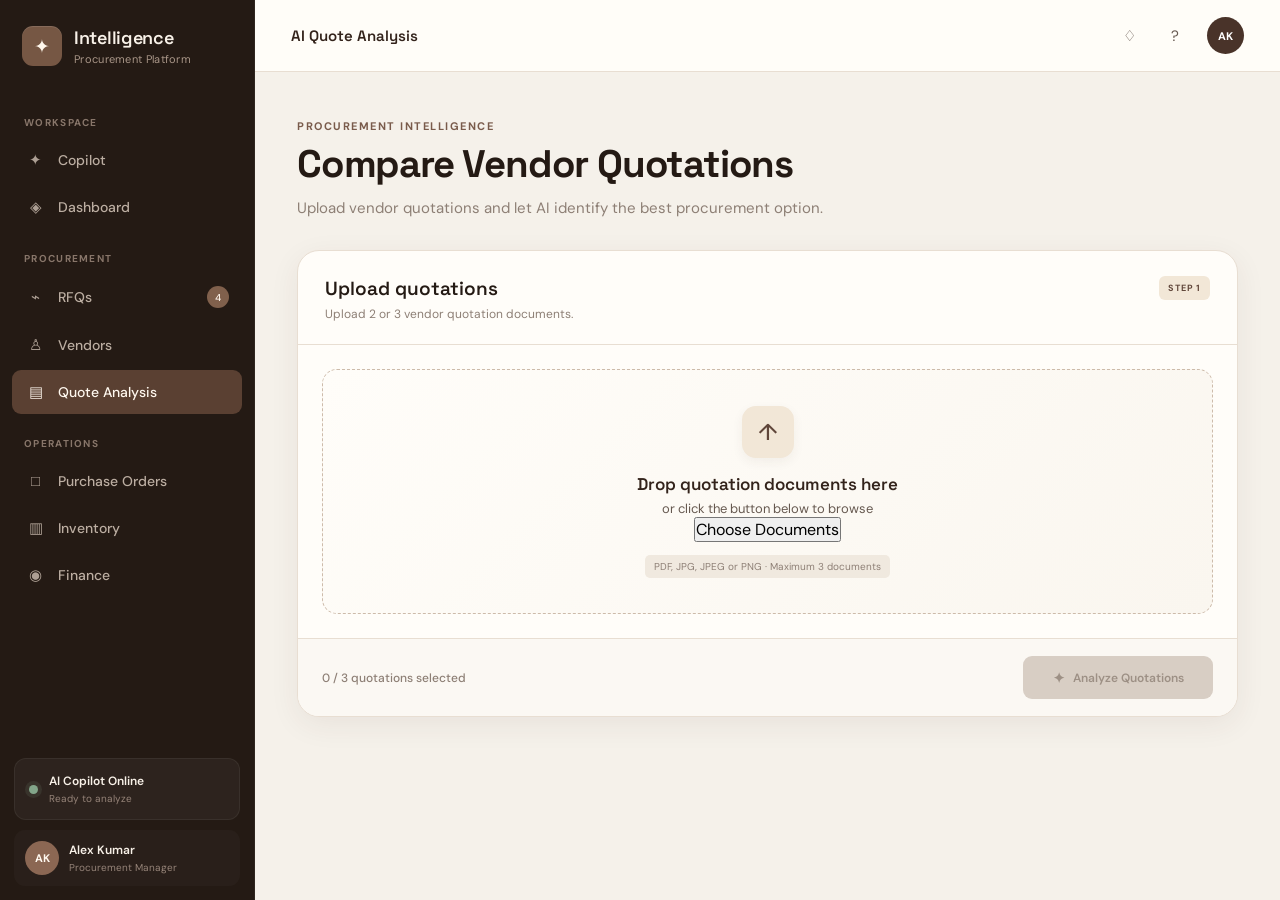
<file: index.html>
<!DOCTYPE html>
<html lang="en">
<head>
    <meta charset="UTF-8">
    <meta name="viewport" content="width=device-width, initial-scale=1.0">

    <title>AI Quote Analysis — Procurement Intelligence</title>

    <link rel="preconnect" href="https://fonts.googleapis.com">
    <link rel="preconnect" href="https://fonts.gstatic.com" crossorigin>

    <link
        href="https://fonts.googleapis.com/css2?family=DM+Sans:wght@400;500;600;700&family=Space+Grotesk:wght@400;500;600;700&display=swap"
        rel="stylesheet"
    >

    <link rel="stylesheet" href="quotation.css">
</head>

<body>

<div class="app">

    <!-- SIDEBAR -->
    <aside class="sidebar">

        <div class="brand">
            <div class="brand-icon">✦</div>

            <div>
                <h2>Intelligence</h2>
                <span>Procurement Platform</span>
            </div>
        </div>

        <nav class="sidebar-nav">

            <p class="nav-label">WORKSPACE</p>

            <a href="index.html" class="nav-item">
                <span>✦</span>
                Copilot
            </a>

            <a href="dashboard.html" class="nav-item">
                <span>◈</span>
                Dashboard
            </a>

            <p class="nav-label">PROCUREMENT</p>

            <a href="#" class="nav-item">
                <span>⌁</span>
                RFQs
                <span class="nav-count">4</span>
            </a>

            <a href="#" class="nav-item">
                <span>♙</span>
                Vendors
            </a>

            <a href="quotation.html" class="nav-item active">
                <span>▤</span>
                Quote Analysis
            </a>

            <p class="nav-label">OPERATIONS</p>

            <a href="#" class="nav-item">
                <span>□</span>
                Purchase Orders
            </a>

            <a href="#" class="nav-item">
                <span>▥</span>
                Inventory
            </a>

            <a href="#" class="nav-item">
                <span>◉</span>
                Finance
            </a>

        </nav>

        <div class="sidebar-bottom">

            <div class="ai-status">
                <span class="status-dot"></span>

                <div>
                    <strong>AI Copilot Online</strong>
                    <small>Ready to analyze</small>
                </div>
            </div>

            <div class="user-card">
                <div class="avatar">AK</div>

                <div>
                    <strong>Alex Kumar</strong>
                    <small>Procurement Manager</small>
                </div>
            </div>

        </div>

    </aside>


    <!-- MAIN -->
    <main class="main">

        <header class="topbar">

            <button
                class="mobile-menu"
                id="mobileMenu"
                type="button"
            >
                ☰
            </button>

            <div class="topbar-title">
                AI Quote Analysis
            </div>

            <div class="topbar-actions">

                <button
                    class="top-icon"
                    type="button"
                >
                    ♢
                </button>

                <button
                    class="top-icon"
                    type="button"
                >
                    ?
                </button>

                <div class="top-avatar">
                    AK
                </div>

            </div>

        </header>


        <section class="page">

            <!-- PAGE HEADER -->

            <div class="page-header">

                <div>

                    <span class="eyebrow">
                        PROCUREMENT INTELLIGENCE
                    </span>

                    <h1>
                        Compare Vendor Quotations
                    </h1>

                    <p>
                        Upload vendor quotations and let AI identify
                        the best procurement option.
                    </p>

                </div>

            </div>


            <!-- =========================================
                 UPLOAD SECTION
            ========================================== -->

            <section class="upload-panel">

                <div class="section-heading">

                    <div>

                        <h2>
                            Upload quotations
                        </h2>

                        <p>
                            Upload 2 or 3 vendor quotation documents.
                        </p>

                    </div>

                    <div class="step-badge">
                        STEP 1
                    </div>

                </div>


                <!-- DROP ZONE -->

                <div
                    class="drop-zone"
                    id="dropZone"
                >

                    <!-- REAL FILE INPUT -->

                    <input
                        type="file"
                        id="fileInput"
                        accept=".pdf,.jpg,.jpeg,.png,application/pdf,image/jpeg,image/png"
                        multiple
                        hidden
                    >


                    <div class="upload-icon">
                        ↑
                    </div>


                    <h3>
                        Drop quotation documents here
                    </h3>


                    <p>
                        or click the button below to browse
                    </p>


                    <!-- EXPLICIT BROWSE BUTTON -->

                    <button
                        type="button"
                        id="browseButton"
                        class="browse-button"
                    >
                        Choose Documents
                    </button>


                    <span>
                        PDF, JPG, JPEG or PNG · Maximum 3 documents
                    </span>

                </div>


                <!-- FILE LIST -->

                <div
                    class="file-list"
                    id="fileList"
                >
                </div>


                <!-- ACTIONS -->

                <div class="upload-actions">

                    <div
                        class="file-counter"
                        id="fileCounter"
                    >
                        0 / 3 documents selected
                    </div>


                    <button
                        type="button"
                        class="analyze-button"
                        id="analyzeButton"
                        disabled
                    >
                        <span>✦</span>
                        Analyze Quotations
                    </button>

                </div>

            </section>


            <!-- =========================================
                 PROCESSING
            ========================================== -->

            <section
                class="processing-panel hidden"
                id="processingPanel"
            >

                <div class="processing-animation">
                    <div class="spinner"></div>
                </div>

                <h2>
                    AI is analyzing the quotations
                </h2>

                <p id="processingText">
                    Reading vendor documents...
                </p>

                <div class="progress-track">

                    <div
                        class="progress-bar"
                        id="progressBar"
                    ></div>

                </div>

                <div class="processing-steps">

                    <div class="processing-step active">
                        <span>✓</span>
                        Uploading documents
                    </div>

                    <div class="processing-step">
                        <span>2</span>
                        Extracting quotation data
                    </div>

                    <div class="processing-step">
                        <span>3</span>
                        Comparing vendors
                    </div>

                    <div class="processing-step">
                        <span>4</span>
                        Selecting best option
                    </div>

                </div>

            </section>


            <!-- =========================================
                 ERROR
            ========================================== -->

            <div
                class="error-panel hidden"
                id="errorPanel"
            >

                <div class="error-icon">
                    !
                </div>

                <div>

                    <strong>
                        Analysis failed
                    </strong>

                    <p id="errorMessage">
                        Something went wrong.
                    </p>

                </div>

                <button
                    type="button"
                    id="retryButton"
                >
                    Try again
                </button>

            </div>


            <!-- =========================================
                 RESULTS
            ========================================== -->

            <section
                class="results hidden"
                id="resultsSection"
            >

                <div class="results-header">

                    <div>

                        <span class="eyebrow">
                            AI ANALYSIS COMPLETE
                        </span>

                        <h2>
                            Recommended Vendor
                        </h2>

                    </div>

                    <button
                        type="button"
                        class="new-analysis"
                        id="newAnalysisButton"
                    >
                        + New Analysis
                    </button>

                </div>


                <!-- WINNER -->

                <div class="winner-card">

                    <div class="winner-left">

                        <div class="winner-icon">
                            ★
                        </div>

                        <div>

                            <span class="winner-label">
                                BEST VENDOR
                            </span>

                            <h2 id="bestVendor">
                                —
                            </h2>

                            <p>
                                Selected by AI based on price,
                                delivery, warranty and overall value.
                            </p>

                        </div>

                    </div>


                    <div class="score-box">

                        <span>
                            AI SCORE
                        </span>

                        <strong id="bestScore">
                            —
                        </strong>

                        <small>
                            / 100
                        </small>

                    </div>

                </div>


                <!-- REASONING -->

                <div class="reasoning-card">

                    <div class="card-title">

                        <div class="card-icon">
                            ✦
                        </div>

                        <div>

                            <h3>
                                Why AI selected this vendor
                            </h3>

                            <p>
                                Procurement recommendation
                            </p>

                        </div>

                    </div>


                    <p
                        class="reasoning-text"
                        id="reasoningText"
                    >
                        —
                    </p>

                </div>


                <!-- COMPARISON -->

                <div class="comparison-card">

                    <div class="card-heading">

                        <div>

                            <h3>
                                Vendor Comparison
                            </h3>

                            <p>
                                AI extracted and compared
                                the submitted quotations.
                            </p>

                        </div>

                    </div>


                    <div class="table-wrapper">

                        <table>

                            <thead>

                                <tr>
                                    <th>Vendor</th>
                                    <th>Total Price</th>
                                    <th>Delivery</th>
                                    <th>Warranty</th>
                                </tr>

                            </thead>

                            <tbody id="comparisonBody">
                            </tbody>

                        </table>

                    </div>

                </div>

            </section>

        </section>

    </main>

</div>


<!-- JAVASCRIPT -->

<script src="quotation.js"></script>

</body>
</html>
</file>
<file: quotation.css>
/* =========================================================
   PROCUREMENT INTELLIGENCE
   AI QUOTE ANALYSIS — PROFESSIONAL SEPIA THEME
========================================================= */


/* =========================================================
   RESET
========================================================= */

* {
    margin: 0;
    padding: 0;
    box-sizing: border-box;
}

html {
    scroll-behavior: smooth;
}

body {
    font-family: "DM Sans", sans-serif;
    background: #f5f1ea;
    color: #2d241e;
    min-height: 100vh;
}

button,
input {
    font: inherit;
}

button {
    cursor: pointer;
}

a {
    color: inherit;
    text-decoration: none;
}


/* =========================================================
   DESIGN TOKENS
========================================================= */

:root {

    --background: #f5f1ea;
    --surface: #fffdf9;
    --surface-soft: #faf7f1;

    --brown-950: #241a14;
    --brown-900: #33231b;
    --brown-800: #493329;
    --brown-700: #60463a;
    --brown-600: #795b4b;
    --brown-500: #96715d;
    --brown-400: #b4937c;

    --cream: #f2e7d7;
    --cream-dark: #e7d6c1;

    --text: #2d241e;
    --text-soft: #665950;
    --text-muted: #8d7f75;

    --border: #e8ded2;
    --border-dark: #d9c9b8;

    --green: #4f7058;
    --green-soft: #e5eee6;

    --amber: #a8783d;
    --amber-soft: #f4eadc;

    --red: #9a5548;
    --red-soft: #f4e4e1;

    --shadow-sm:
        0 2px 8px rgba(68, 48, 36, 0.05);

    --shadow:
        0 8px 30px rgba(68, 48, 36, 0.07);

    --shadow-lg:
        0 18px 50px rgba(68, 48, 36, 0.10);

    --radius-sm: 10px;
    --radius: 16px;
    --radius-lg: 22px;

    --sidebar-width: 255px;
}


/* =========================================================
   APP LAYOUT
========================================================= */

.app {
    display: flex;
    min-height: 100vh;
}


/* =========================================================
   SIDEBAR
========================================================= */

.sidebar {
    width: var(--sidebar-width);
    min-height: 100vh;

    position: fixed;
    left: 0;
    top: 0;
    bottom: 0;

    display: flex;
    flex-direction: column;

    background: var(--brown-950);
    color: #f8f1e8;

    z-index: 100;

    border-right: 1px solid rgba(255, 255, 255, 0.05);
}


/* =========================================================
   BRAND
========================================================= */

.brand {
    display: flex;
    align-items: center;
    gap: 12px;

    padding: 26px 22px 30px;
}

.brand-icon {
    width: 40px;
    height: 40px;

    display: grid;
    place-items: center;

    border-radius: 11px;

    background: #765744;
    color: #fff7ec;

    font-size: 19px;

    box-shadow:
        inset 0 1px 0 rgba(255, 255, 255, 0.12);
}

.brand h2 {
    font-family: "Space Grotesk", sans-serif;

    font-size: 18px;
    font-weight: 600;

    letter-spacing: -0.3px;
}

.brand span {
    display: block;

    margin-top: 3px;

    font-size: 11px;
    color: #a99688;

    letter-spacing: 0.3px;
}


/* =========================================================
   SIDEBAR NAVIGATION
========================================================= */

.sidebar-nav {
    padding: 0 12px;

    flex: 1;

    overflow-y: auto;
}

.nav-label {
    padding: 20px 12px 9px;

    font-size: 10px;
    font-weight: 700;

    color: #88766a;

    letter-spacing: 1.3px;
}

.nav-item {
    width: 100%;

    display: flex;
    align-items: center;

    gap: 12px;

    padding: 12px 13px;
    margin-bottom: 3px;

    border: none;
    border-radius: 9px;

    background: transparent;

    color: #bcaea2;

    font-size: 14px;
    font-weight: 500;

    text-align: left;

    transition:
        background 0.2s ease,
        color 0.2s ease,
        transform 0.2s ease;
}

.nav-item:hover {
    background: rgba(255, 255, 255, 0.055);
    color: #f7eee5;
}

.nav-item.active {
    background: #5a4032;
    color: #fff8ef;
}

.nav-item span:first-child {
    width: 21px;

    display: inline-flex;
    justify-content: center;

    font-size: 15px;

    opacity: 0.9;
}

.nav-count {
    min-width: 22px;
    height: 22px;

    display: grid;
    place-items: center;

    margin-left: auto;

    border-radius: 50%;

    background: #80604c;
    color: #fff7ef;

    font-size: 10px;
}

.ai-badge {
    margin-left: auto;

    padding: 4px 7px;

    border-radius: 6px;

    background: #765744;
    color: #fff4e8;

    font-size: 8px;

    letter-spacing: 0.7px;
}


/* =========================================================
   SIDEBAR BOTTOM
========================================================= */

.sidebar-bottom {
    padding: 14px;
}

.ai-status {
    display: flex;
    align-items: center;
    gap: 11px;

    padding: 14px;

    margin-bottom: 10px;

    border-radius: 12px;

    background: rgba(255, 255, 255, 0.045);

    border: 1px solid rgba(255, 255, 255, 0.06);
}

.status-dot {
    width: 9px;
    height: 9px;

    flex-shrink: 0;

    border-radius: 50%;

    background: #82a589;

    box-shadow:
        0 0 0 4px rgba(130, 165, 137, 0.12);
}

.ai-status strong,
.user-card strong {
    display: block;

    font-size: 12px;
    font-weight: 600;
}

.ai-status small,
.user-card small {
    display: block;

    margin-top: 3px;

    font-size: 10px;
    color: #968479;
}

.user-card {
    display: flex;
    align-items: center;

    gap: 10px;

    padding: 11px;

    border-radius: 11px;

    background: rgba(255, 255, 255, 0.025);
}

.avatar,
.top-avatar {
    display: grid;
    place-items: center;

    border-radius: 50%;

    font-weight: 700;
}

.avatar {
    width: 34px;
    height: 34px;

    background: #8b6753;

    color: #fff8ef;

    font-size: 11px;
}

.user-card > div:nth-child(2) {
    flex: 1;
}

.user-card > span {
    color: #9d8c7e;

    font-size: 18px;
}


/* =========================================================
   MAIN
========================================================= */

.main {
    width: calc(100% - var(--sidebar-width));

    margin-left: var(--sidebar-width);

    min-height: 100vh;
}


/* =========================================================
   TOPBAR
========================================================= */

.topbar {
    height: 72px;

    display: flex;
    align-items: center;

    padding: 0 36px;

    background: rgba(255, 253, 249, 0.95);

    border-bottom: 1px solid var(--border);

    position: sticky;
    top: 0;

    z-index: 50;

    backdrop-filter: blur(12px);
}

.topbar-title {
    font-family: "Space Grotesk", sans-serif;

    font-size: 15px;
    font-weight: 600;

    color: var(--brown-900);
}

.topbar-actions {
    margin-left: auto;

    display: flex;
    align-items: center;

    gap: 8px;
}

.top-icon {
    width: 38px;
    height: 38px;

    display: grid;
    place-items: center;

    border: 1px solid transparent;

    border-radius: 9px;

    background: transparent;

    color: var(--text-soft);

    font-size: 15px;

    transition:
        background 0.2s ease,
        border-color 0.2s ease;
}

.top-icon:hover {
    background: var(--surface-soft);
    border-color: var(--border);
}

.top-avatar {
    width: 37px;
    height: 37px;

    margin-left: 5px;

    background: var(--brown-800);

    color: #fff;

    font-size: 11px;
}


/* =========================================================
   MOBILE MENU
========================================================= */

.mobile-menu {
    display: none;

    width: 38px;
    height: 38px;

    place-items: center;

    margin-right: 10px;

    border: 1px solid var(--border);
    border-radius: 8px;

    background: var(--surface-soft);

    color: var(--brown-800);

    font-size: 17px;
}


/* =========================================================
   PAGE
========================================================= */

.page {
    max-width: 1280px;

    margin: 0 auto;

    padding: 42px 42px 70px;
}


/* =========================================================
   PAGE HEADER
========================================================= */

.page-header {
    margin-bottom: 30px;
}

.eyebrow {
    display: inline-block;

    margin-bottom: 9px;

    color: var(--brown-600);

    font-size: 11px;
    font-weight: 700;

    letter-spacing: 1.5px;
}

.page-header h1 {
    font-family: "Space Grotesk", sans-serif;

    font-size: clamp(31px, 3vw, 42px);

    line-height: 1.15;

    letter-spacing: -1.2px;

    color: var(--brown-950);
}

.page-header p {
    max-width: 650px;

    margin-top: 10px;

    color: var(--text-muted);

    font-size: 15px;

    line-height: 1.6;
}


/* =========================================================
   UPLOAD PANEL
========================================================= */

.upload-panel {
    background: var(--surface);

    border: 1px solid var(--border);

    border-radius: var(--radius-lg);

    box-shadow: var(--shadow);

    overflow: hidden;
}

.section-heading {
    display: flex;
    align-items: flex-start;
    justify-content: space-between;

    padding: 25px 27px 22px;

    border-bottom: 1px solid var(--border);
}

.section-heading h2 {
    font-family: "Space Grotesk", sans-serif;

    font-size: 19px;
    font-weight: 600;

    color: var(--brown-950);
}

.section-heading p {
    margin-top: 5px;

    color: var(--text-muted);

    font-size: 12px;
}

.step-badge {
    padding: 6px 9px;

    border-radius: 6px;

    background: var(--cream);

    color: var(--brown-700);

    font-size: 9px;
    font-weight: 700;

    letter-spacing: 0.8px;
}


/* =========================================================
   DROP ZONE
========================================================= */

.drop-zone {
    min-height: 245px;

    margin: 24px;

    display: flex;
    flex-direction: column;
    align-items: center;
    justify-content: center;

    border: 1.5px dashed #cdbbaa;

    border-radius: 15px;

    background:
        linear-gradient(
            135deg,
            #fffdf9,
            #faf6ef
        );

    text-align: center;

    transition:
        border-color 0.2s ease,
        background 0.2s ease,
        transform 0.2s ease;
}

.drop-zone:hover,
.drop-zone.drag-over {
    border-color: var(--brown-500);

    background:
        linear-gradient(
            135deg,
            #fffaf3,
            #f7eee3
        );
}

.drop-zone.drag-over {
    transform: scale(1.005);
}

.upload-icon {
    width: 52px;
    height: 52px;

    display: grid;
    place-items: center;

    margin-bottom: 15px;

    border-radius: 14px;

    background: var(--cream);

    color: var(--brown-700);

    font-size: 23px;
    font-weight: 500;

    box-shadow:
        0 4px 12px rgba(68, 48, 36, 0.06);
}

.drop-zone h3 {
    font-family: "Space Grotesk", sans-serif;

    font-size: 17px;
    font-weight: 600;

    color: var(--brown-900);
}

.drop-zone p {
    margin-top: 5px;

    color: var(--text-soft);

    font-size: 13px;
}

.drop-zone > span {
    margin-top: 13px;

    padding: 5px 9px;

    border-radius: 5px;

    background: #f0e9df;

    color: var(--text-muted);

    font-size: 10px;
}


/* =========================================================
   FILE LIST
========================================================= */

.file-list {
    display: grid;

    grid-template-columns:
        repeat(3, minmax(0, 1fr));

    gap: 11px;

    padding: 0 24px 22px;
}

.file-list:empty {
    display: none;
}

.file-item {
    min-width: 0;

    display: flex;
    align-items: center;

    gap: 10px;

    padding: 12px;

    border: 1px solid var(--border);

    border-radius: 10px;

    background: #fcfaf6;

    animation: fileAppear 0.25s ease;
}

@keyframes fileAppear {
    from {
        opacity: 0;
        transform: translateY(5px);
    }

    to {
        opacity: 1;
        transform: translateY(0);
    }
}

.file-icon {
    width: 35px;
    height: 35px;

    flex-shrink: 0;

    display: grid;
    place-items: center;

    border-radius: 8px;

    background: var(--red-soft);

    color: var(--red);

    font-size: 11px;
    font-weight: 700;
}

.file-details {
    min-width: 0;
    flex: 1;
}

.file-details strong {
    display: block;

    overflow: hidden;

    color: var(--brown-900);

    font-size: 12px;
    font-weight: 600;

    white-space: nowrap;
    text-overflow: ellipsis;
}

.file-details span {
    display: block;

    margin-top: 3px;

    color: var(--text-muted);

    font-size: 10px;
}

.remove-file {
    width: 25px;
    height: 25px;

    display: grid;
    place-items: center;

    flex-shrink: 0;

    border: none;
    border-radius: 6px;

    background: transparent;

    color: #a49388;

    font-size: 14px;

    transition:
        background 0.2s ease,
        color 0.2s ease;
}

.remove-file:hover {
    background: var(--red-soft);

    color: var(--red);
}


/* =========================================================
   UPLOAD ACTIONS
========================================================= */

.upload-actions {
    display: flex;
    align-items: center;
    justify-content: space-between;

    gap: 15px;

    padding: 17px 24px;

    background: #fbf8f3;

    border-top: 1px solid var(--border);
}

.file-counter {
    color: var(--text-muted);

    font-size: 12px;
    font-weight: 500;
}

.analyze-button {
    min-width: 190px;

    height: 43px;

    display: inline-flex;
    align-items: center;
    justify-content: center;

    gap: 8px;

    padding: 0 18px;

    border: none;

    border-radius: 9px;

    background: var(--brown-800);

    color: #fff8ef;

    font-size: 12px;
    font-weight: 600;

    box-shadow:
        0 5px 14px rgba(73, 51, 41, 0.13);

    transition:
        background 0.2s ease,
        transform 0.2s ease,
        box-shadow 0.2s ease;
}

.analyze-button:hover:not(:disabled) {
    background: var(--brown-900);

    transform: translateY(-1px);

    box-shadow:
        0 8px 18px rgba(73, 51, 41, 0.18);
}

.analyze-button:disabled {
    cursor: not-allowed;

    background: #d8cec4;

    color: #9d9085;

    box-shadow: none;
}

.analyze-button span {
    font-size: 14px;
}


/* =========================================================
   PROCESSING PANEL
========================================================= */

.processing-panel {
    margin-top: 20px;

    padding: 45px 30px;

    text-align: center;

    background: var(--surface);

    border: 1px solid var(--border);

    border-radius: var(--radius-lg);

    box-shadow: var(--shadow);
}

.processing-animation {
    width: 58px;
    height: 58px;

    display: grid;
    place-items: center;

    margin: 0 auto 18px;

    border-radius: 16px;

    background: var(--cream);
}

.spinner {
    width: 25px;
    height: 25px;

    border: 3px solid #d9c9b8;

    border-top-color: var(--brown-700);

    border-radius: 50%;

    animation: spin 0.8s linear infinite;
}

@keyframes spin {
    to {
        transform: rotate(360deg);
    }
}

.processing-panel h2 {
    font-family: "Space Grotesk", sans-serif;

    font-size: 20px;

    color: var(--brown-950);
}

.processing-panel > p {
    margin-top: 7px;

    color: var(--text-muted);

    font-size: 13px;
}

.progress-track {
    max-width: 560px;

    height: 7px;

    margin: 26px auto 25px;

    overflow: hidden;

    border-radius: 100px;

    background: #eee5db;
}

.progress-bar {
    width: 8%;
    height: 100%;

    border-radius: inherit;

    background:
        linear-gradient(
            90deg,
            var(--brown-800),
            var(--brown-500)
        );

    transition: width 0.5s ease;
}

.processing-steps {
    max-width: 650px;

    margin: 0 auto;

    display: grid;

    grid-template-columns:
        repeat(4, 1fr);

    gap: 8px;
}

.processing-step {
    padding: 10px 6px;

    border-radius: 8px;

    background: #f7f3ed;

    color: #a29489;

    font-size: 10px;

    transition:
        background 0.25s ease,
        color 0.25s ease;
}

.processing-step span {
    display: inline-grid;

    width: 19px;
    height: 19px;

    place-items: center;

    margin-right: 4px;

    border-radius: 50%;

    background: #e5ddd4;

    font-size: 9px;
}

.processing-step.active {
    background: var(--green-soft);

    color: var(--green);

    font-weight: 600;
}

.processing-step.active span {
    background: var(--green);

    color: white;
}


/* =========================================================
   ERROR
========================================================= */

.error-panel {
    display: flex;
    align-items: center;

    gap: 13px;

    margin-top: 20px;

    padding: 17px 19px;

    background: var(--red-soft);

    border: 1px solid #e5c8c3;

    border-radius: 12px;

    color: var(--red);
}

.error-icon {
    width: 34px;
    height: 34px;

    flex-shrink: 0;

    display: grid;
    place-items: center;

    border-radius: 9px;

    background: #e9cbc6;

    font-size: 14px;
    font-weight: 700;
}

.error-panel strong {
    display: block;

    font-size: 13px;
}

.error-panel p {
    margin-top: 3px;

    color: #9b7169;

    font-size: 11px;
}

.error-panel button {
    margin-left: auto;

    padding: 8px 12px;

    border: 1px solid #d6b4ae;

    border-radius: 7px;

    background: rgba(255, 255, 255, 0.5);

    color: var(--red);

    font-size: 11px;
    font-weight: 600;
}

.error-panel button:hover {
    background: white;
}


/* =========================================================
   RESULTS
========================================================= */

.results {
    margin-top: 30px;

    animation: resultsAppear 0.45s ease;
}

@keyframes resultsAppear {
    from {
        opacity: 0;
        transform: translateY(12px);
    }

    to {
        opacity: 1;
        transform: translateY(0);
    }
}

.results-header {
    display: flex;
    align-items: flex-end;
    justify-content: space-between;

    gap: 20px;

    margin-bottom: 18px;
}

.results-header h2 {
    font-family: "Space Grotesk", sans-serif;

    font-size: 26px;

    color: var(--brown-950);
}

.new-analysis {
    height: 39px;

    padding: 0 14px;

    border: 1px solid var(--border-dark);

    border-radius: 8px;

    background: var(--surface);

    color: var(--brown-700);

    font-size: 11px;
    font-weight: 600;

    transition:
        background 0.2s ease,
        border-color 0.2s ease;
}

.new-analysis:hover {
    background: var(--surface-soft);

    border-color: var(--brown-400);
}


/* =========================================================
   WINNER CARD
========================================================= */

.winner-card {
    display: flex;
    align-items: center;
    justify-content: space-between;

    gap: 25px;

    padding: 26px;

    background:
        linear-gradient(
            135deg,
            #33231b 0%,
            #493329 100%
        );

    border: 1px solid #493329;

    border-radius: var(--radius);

    color: white;

    box-shadow:
        0 12px 35px rgba(51, 35, 27, 0.16);
}

.winner-left {
    display: flex;
    align-items: center;

    gap: 17px;
}

.winner-icon {
    width: 54px;
    height: 54px;

    flex-shrink: 0;

    display: grid;
    place-items: center;

    border-radius: 14px;

    background: rgba(255, 255, 255, 0.10);

    border: 1px solid rgba(255, 255, 255, 0.13);

    color: #f2d8b8;

    font-size: 22px;
}

.winner-label {
    display: block;

    margin-bottom: 4px;

    color: #bca798;

    font-size: 9px;
    font-weight: 700;

    letter-spacing: 1.3px;
}

.winner-card h2 {
    font-family: "Space Grotesk", sans-serif;

    font-size: 27px;

    letter-spacing: -0.5px;

    color: #fffaf4;
}

.winner-card p {
    max-width: 600px;

    margin-top: 5px;

    color: #c4b5a9;

    font-size: 11px;

    line-height: 1.5;
}

.score-box {
    min-width: 125px;

    padding: 14px 18px;

    text-align: center;

    border-radius: 12px;

    background: rgba(255, 255, 255, 0.07);

    border: 1px solid rgba(255, 255, 255, 0.09);
}

.score-box span {
    display: block;

    margin-bottom: 3px;

    color: #a99587;

    font-size: 8px;
    font-weight: 700;

    letter-spacing: 1px;
}

.score-box strong {
    font-family: "Space Grotesk", sans-serif;

    font-size: 31px;

    color: #fff8ef;
}

.score-box small {
    margin-left: 2px;

    color: #a99587;

    font-size: 10px;
}


/* =========================================================
   REASONING CARD
========================================================= */

.reasoning-card {
    margin-top: 18px;

    padding: 23px 24px;

    background:
        linear-gradient(
            135deg,
            #fffdf9,
            #fbf6ee
        );

    border: 1px solid #e1d3c4;

    border-radius: var(--radius);

    box-shadow: var(--shadow-sm);
}

.card-title {
    display: flex;
    align-items: center;

    gap: 11px;

    margin-bottom: 17px;
}

.card-icon {
    width: 37px;
    height: 37px;

    display: grid;
    place-items: center;

    border-radius: 10px;

    background: var(--cream);

    color: var(--brown-700);

    font-size: 14px;
}

.card-title h3 {
    font-family: "Space Grotesk", sans-serif;

    font-size: 16px;

    color: var(--brown-900);
}

.card-title p {
    margin-top: 3px;

    color: var(--text-muted);

    font-size: 10px;
}

.reasoning-text {
    padding: 16px 18px;

    border-left: 3px solid var(--brown-500);

    border-radius: 0 8px 8px 0;

    background: #f8f2e9;

    color: var(--text-soft);

    font-size: 13px;

    line-height: 1.75;
}


/* =========================================================
   COMPARISON CARD
========================================================= */

.comparison-card {
    margin-top: 18px;

    background: var(--surface);

    border: 1px solid var(--border);

    border-radius: var(--radius);

    box-shadow: var(--shadow-sm);

    overflow: hidden;
}

.card-heading {
    padding: 21px 23px;

    border-bottom: 1px solid var(--border);
}

.card-heading h3 {
    font-family: "Space Grotesk", sans-serif;

    font-size: 17px;

    color: var(--brown-950);
}

.card-heading p {
    margin-top: 4px;

    color: var(--text-muted);

    font-size: 11px;
}


/* =========================================================
   COMPARISON TABLE
========================================================= */

.table-wrapper {
    width: 100%;

    overflow-x: auto;
}

table {
    width: 100%;

    border-collapse: collapse;

    min-width: 650px;
}

thead {
    background: #faf7f1;
}

th {
    padding: 13px 20px;

    color: #8d7d72;

    font-size: 10px;
    font-weight: 700;

    text-align: left;

    text-transform: uppercase;

    letter-spacing: 0.8px;

    border-bottom: 1px solid var(--border);
}

td {
    padding: 16px 20px;

    color: var(--text-soft);

    font-size: 12px;

    border-bottom: 1px solid #eee6de;
}

tbody tr {
    transition: background 0.2s ease;
}

tbody tr:hover {
    background: #fcfaf6;
}

tbody tr:last-child td {
    border-bottom: none;
}

td:first-child {
    color: var(--brown-900);

    font-weight: 600;
}

td:nth-child(2) {
    color: var(--brown-800);

    font-weight: 600;
}


/* Highlight best row if JS adds .best-row */

tbody tr.best-row {
    background: #f5eee4;
}

tbody tr.best-row td:first-child::after {
    content: " BEST";

    display: inline-block;

    margin-left: 7px;

    padding: 3px 5px;

    border-radius: 4px;

    background: var(--green-soft);

    color: var(--green);

    font-size: 7px;
    font-weight: 700;

    letter-spacing: 0.5px;

    vertical-align: middle;
}


/* =========================================================
   HIDDEN UTILITY
========================================================= */

.hidden {
    display: none !important;
}


/* =========================================================
   FOCUS STATES
========================================================= */

button:focus-visible,
a:focus-visible {
    outline: 2px solid var(--brown-500);

    outline-offset: 3px;
}


/* =========================================================
   TABLET
========================================================= */

@media (max-width: 1150px) {

    :root {
        --sidebar-width: 220px;
    }

    .page {
        padding: 34px 28px 55px;
    }

    .file-list {
        grid-template-columns: 1fr;
    }

    .processing-steps {
        grid-template-columns: repeat(2, 1fr);
    }
}


/* =========================================================
   MOBILE
========================================================= */

@media (max-width: 760px) {

    :root {
        --sidebar-width: 0px;
    }

    .sidebar {
        width: 255px;

        transform: translateX(-100%);

        transition: transform 0.25s ease;
    }

    .sidebar.mobile-open {
        transform: translateX(0);
    }

    .main {
        width: 100%;

        margin-left: 0;
    }

    .mobile-menu {
        display: grid;
    }

    .topbar {
        height: 66px;

        padding: 0 16px;
    }

    .page {
        padding: 28px 16px 45px;
    }

    .page-header {
        margin-bottom: 24px;
    }

    .page-header h1 {
        font-size: 31px;
    }

    .page-header p {
        font-size: 13px;
    }

    .section-heading {
        padding: 20px 18px;
    }

    .drop-zone {
        min-height: 220px;

        margin: 18px;
    }

    .file-list {
        padding: 0 18px 18px;

        grid-template-columns: 1fr;
    }

    .upload-actions {
        align-items: stretch;

        flex-direction: column;
    }

    .file-counter {
        text-align: center;
    }

    .analyze-button {
        width: 100%;
    }

    .processing-panel {
        padding: 35px 18px;
    }

    .processing-steps {
        grid-template-columns: 1fr;
    }

    .results-header {
        align-items: flex-start;

        flex-direction: column;
    }

    .winner-card {
        align-items: stretch;

        flex-direction: column;

        padding: 21px;
    }

    .score-box {
        width: 100%;
    }

    .reasoning-card {
        padding: 20px 18px;
    }

    .comparison-card {
        border-radius: 13px;
    }

    .top-avatar {
        display: none;
    }
}


/* =========================================================
   SMALL MOBILE
========================================================= */

@media (max-width: 480px) {

    .topbar {
        height: 62px;
    }

    .topbar-title {
        font-size: 13px;
    }

    .page {
        padding: 25px 14px 40px;
    }

    .page-header h1 {
        font-size: 28px;
    }

    .page-header p {
        font-size: 12px;
    }

    .section-heading {
        gap: 10px;
    }

    .section-heading h2 {
        font-size: 17px;
    }

    .step-badge {
        display: none;
    }

    .drop-zone {
        min-height: 205px;

        margin: 15px;
    }

    .drop-zone h3 {
        font-size: 15px;
    }

    .drop-zone p {
        font-size: 12px;
    }

    .upload-icon {
        width: 46px;
        height: 46px;

        font-size: 20px;
    }

    .winner-left {
        align-items: flex-start;
    }

    .winner-icon {
        width: 45px;
        height: 45px;

        font-size: 18px;
    }

    .winner-card h2 {
        font-size: 22px;
    }

    .winner-card p {
        font-size: 10px;
    }

    .results-header h2 {
        font-size: 23px;
    }

    .new-analysis {
        width: 100%;
    }

    .score-box strong {
        font-size: 28px;
    }

    .reasoning-text {
        font-size: 12px;
    }
}
</file>
